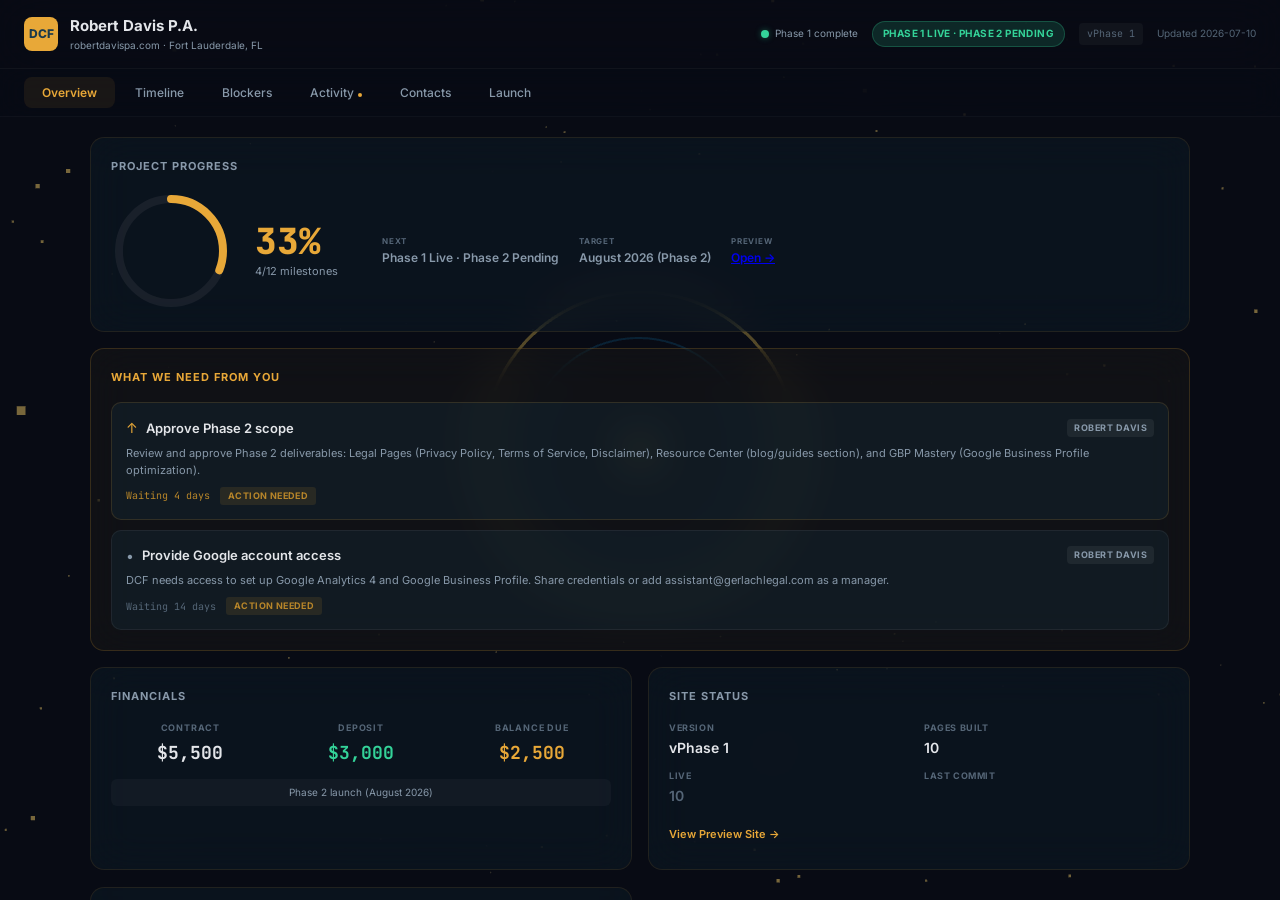
<file: dashboard/index.html>
<!doctype html>
<html lang="en">
  <head>
    <meta charset="UTF-8" />
    <meta name="viewport" content="width=device-width, initial-scale=1.0" />
    <title>Robert Davis P.A. — Project Dashboard | DCF</title>
    <link rel="preconnect" href="https://fonts.googleapis.com" />
    <link rel="preconnect" href="https://fonts.gstatic.com" crossorigin />
    <link href="https://fonts.googleapis.com/css2?family=Inter:wght@400;500;600;700;800&family=JetBrains+Mono:wght@500;700&display=swap" rel="stylesheet" />
    <script type="module" crossorigin src="./assets/index-CO9PIQh_.js"></script>
    <link rel="stylesheet" crossorigin href="./assets/index-6f9zoQ4h.css">
  </head>
  <body>
    <div id="root"></div>
  </body>
</html>
</file>
<file: dashboard/assets/index-6f9zoQ4h.css>
:root{--navy:#1b3a4b;--navy-light:#2a5a7a;--navy-glow:#3a7aaa;--gold:#e8a838;--gold-glow:#f0c060;--gold-dim:#b8862a;--bg:#080b14;--bg-card:#1b3a4b2e;--glass:#1b3a4b47;--glass-border:#e8a8381a;--glass-border-hover:#e8a83847;--text:#e4e6ea;--text-dim:#89a;--text-muted:#567;--red:#f87171;--red-glow:#fca5a5;--green:#34d399;--green-glow:#6ee7b7;--radius:14px;--radius-sm:10px;--font:"Inter", -apple-system, BlinkMacSystemFont, "Segoe UI", sans-serif;--font-mono:"JetBrains Mono", "Fira Code", monospace}*{box-sizing:border-box;margin:0;padding:0}body{font-family:var(--font);background:var(--bg);color:var(--text);font-size:13px;line-height:1.55;overflow-x:hidden}.app-shell{width:100vw;height:100vh;position:relative;overflow:hidden}.scene-canvas{z-index:0;inset:0;position:fixed!important}.hud-overlay{z-index:10;pointer-events:none;flex-direction:column;width:100%;height:100vh;display:flex;position:relative}.hud-overlay>*{pointer-events:auto}.topbar{-webkit-backdrop-filter:blur(24px);backdrop-filter:blur(24px);background:#080b14bf;border-bottom:1px solid #ffffff0a;justify-content:space-between;align-items:center;padding:14px 24px;display:flex}.topbar-left{align-items:center;gap:12px;display:flex}.dcf-mark{background:var(--gold);width:34px;height:34px;color:var(--navy);border-radius:8px;flex-shrink:0;justify-content:center;align-items:center;font-size:12px;font-weight:800;display:flex}.topbar-left h1{color:var(--text);font-size:15px;font-weight:700}.topbar-sub{color:var(--text-dim);margin-top:1px;font-size:10px;display:block}.topbar-right{align-items:center;gap:14px;display:flex}.status-badge{text-transform:uppercase;letter-spacing:.4px;border-radius:20px;padding:4px 10px;font-size:10px;font-weight:700}.badge-red{color:var(--red);background:#f8717126;border:1px solid #f8717140}.badge-green{color:var(--green);background:#34d39926;border:1px solid #34d39940}.badge-gold{color:var(--gold);background:#e8a83826;border:1px solid #e8a83840}.badge-muted{color:var(--text-dim);background:#8899aa1a;border:1px solid #8899aa26}.topbar-version{font-family:var(--font-mono);color:var(--text-muted);background:#ffffff0a;border-radius:4px;padding:3px 8px;font-size:10px}.topbar-updated{color:var(--text-muted);font-size:10px}.tabbar{-webkit-backdrop-filter:blur(16px);backdrop-filter:blur(16px);background:#080b1499;border-bottom:1px solid #ffffff08;gap:2px;padding:8px 24px;display:flex}.tab{color:var(--text-dim);font-family:var(--font);cursor:pointer;background:0 0;border:none;border-radius:8px;padding:8px 18px;font-size:12px;font-weight:500;transition:all .2s}.tab:hover{color:var(--text);background:#ffffff0a}.tab.active{color:var(--gold);background:#e8a83814;font-weight:600}.main-content{flex:1;padding:20px 24px 32px;overflow-y:auto}.tab-content{max-width:1100px;margin:0 auto}.glass-card{background:var(--bg-card);-webkit-backdrop-filter:blur(20px);backdrop-filter:blur(20px);border:1px solid var(--glass-border);border-radius:var(--radius);padding:20px;transition:border-color .3s}.card-title{text-transform:uppercase;letter-spacing:1px;color:var(--text-dim);align-items:center;gap:8px;margin-bottom:16px;font-size:11px;font-weight:700;display:flex}.card-title-alert{color:var(--red)}.card-title-green{color:var(--green)}.card-count{color:var(--red);background:#f871711f;border-radius:10px;padding:2px 7px;font-size:10px;font-weight:700}.overview-grid{grid-template-columns:1fr 1fr;gap:16px;display:grid}.span-2{grid-column:span 2}@media (width<=800px){.overview-grid{grid-template-columns:1fr}.span-2{grid-column:span 1}}.progress-ring-container{align-items:center;gap:24px;display:flex}.progress-ring{flex-shrink:0;width:120px;height:120px}.progress-ring-text{flex-direction:column;display:flex}.progress-number{color:var(--gold);font-size:36px;font-weight:800;font-family:var(--font-mono);line-height:1}.progress-label{color:var(--text-dim);margin-top:4px;font-size:11px}.financials-grid{gap:12px;display:flex}.fin-item{text-align:center;flex:1}.fin-label{text-transform:uppercase;letter-spacing:.8px;color:var(--text-muted);margin-bottom:4px;font-size:9px;font-weight:700;display:block}.fin-value{font-size:18px;font-weight:700;font-family:var(--font-mono)}.fin-green{color:var(--green)}.fin-gold{color:var(--gold)}.fin-trigger{color:var(--text-dim);text-align:center;background:#ffffff08;border-radius:6px;margin-top:12px;padding:6px 10px;font-size:10px}.snapshot-grid{grid-template-columns:1fr 1fr;gap:10px;margin-bottom:14px;display:grid}.snap-item{flex-direction:column;display:flex}.snap-label{text-transform:uppercase;letter-spacing:.6px;color:var(--text-muted);margin-bottom:2px;font-size:9px;font-weight:700}.snap-value{font-size:14px;font-weight:600}.snap-muted{color:var(--text-muted)}.snap-mono{font-family:var(--font-mono);font-size:11px}.glass-link{color:var(--gold);padding:6px 0;font-size:11px;font-weight:600;text-decoration:none;transition:color .2s;display:inline-block}.glass-link:hover{color:var(--gold-glow)}.blocker-mini-list{list-style:none}.blocker-mini{border-bottom:1px solid #ffffff08;padding:7px 0;font-size:12px}.blocker-mini:last-child{border-bottom:none}.blocker-mini-what{font-weight:600}.blocker-mini-who{color:var(--text-dim);font-size:11px}.action-card{background:#ffffff05;border:1px solid #ffffff0a;border-radius:8px;gap:10px;margin-bottom:8px;padding:10px 12px;display:flex}.action-card.ready{border-color:#34d39926}.action-card strong{margin-bottom:3px;font-size:12px;display:block}.action-card p{color:var(--text-dim);font-size:11px}.action-dot{background:var(--green);border-radius:50%;flex-shrink:0;width:8px;height:8px;margin-top:4px}.timeline-track{flex-direction:column;gap:0;display:flex}.tl-node{align-items:flex-start;gap:12px;display:flex;position:relative}.tl-dot{z-index:2;border-radius:50%;flex-shrink:0;justify-content:center;align-items:center;width:24px;height:24px;font-size:11px;font-weight:700;display:flex;position:relative}.tl-node.done .tl-dot{background:var(--green);color:#000}.tl-node.pending .tl-dot{background:#ffffff0f;border:1px solid #ffffff14}.tl-pulse{background:var(--text-muted);border-radius:50%;width:6px;height:6px;display:block}.tl-line{z-index:1;width:2px;position:absolute;top:24px;bottom:-8px;left:11px}.tl-connector{background:#ffffff0a;width:100%;height:100%;display:block}.tl-connector.done{background:#34d39940}.tl-card{flex:1;padding:4px 0 16px}.tl-label{margin-bottom:2px;font-size:13px;font-weight:600;display:block}.tl-date{color:var(--text-muted);font-size:10px;font-family:var(--font-mono)}.tl-owner{border-radius:4px;margin-left:8px;padding:2px 7px;font-size:9px;font-weight:700}.tl-owner-dcf{color:var(--gold);background:#e8a8381f}.tl-owner-angela{color:var(--text-dim);background:#8899aa1a}.tl-owner-yuly{color:#93c5fd;background:#60a5fa1a}.blockers-layout{grid-template-columns:1fr 1fr;gap:16px;display:grid}@media (width<=800px){.blockers-layout{grid-template-columns:1fr}}.blocker-card{background:#f871710a;border:1px solid #f871711a;border-radius:10px;margin-bottom:10px;padding:12px}.blocker-card:last-child{margin-bottom:0}.blocker-header{align-items:center;gap:8px;margin-bottom:8px;display:flex}.blocker-icon{font-size:14px}.blocker-what{font-size:13px;font-weight:600}.blocker-meta{color:var(--text-dim);flex-wrap:wrap;gap:12px;margin-bottom:8px;font-size:10px;display:flex}.blocker-who{color:var(--text);font-weight:600}.blocker-contact{font-family:var(--font-mono)}.blocker-since{color:var(--text-muted)}.blocker-impact{color:var(--text-dim);font-size:11px;line-height:1.5}.queue-list{list-style:none}.queue-item{border-bottom:1px solid #ffffff08;align-items:center;gap:10px;padding:7px 0;display:flex}.queue-item:last-child{border-bottom:none}.queue-num{background:#ffffff0d;border-radius:50%;flex-shrink:0;justify-content:center;align-items:center;width:20px;height:20px;font-size:9px;font-weight:700;display:flex}.queue-task{flex:1;font-size:12px}.queue-status{flex-shrink:0;font-size:12px}.contacts-grid{grid-template-columns:1fr 1fr;gap:16px;display:grid}@media (width<=800px){.contacts-grid{grid-template-columns:1fr}}.contact-header{align-items:center;gap:12px;margin-bottom:14px;display:flex}.contact-avatar{background:linear-gradient(135deg, var(--navy-light), var(--navy));width:40px;height:40px;color:var(--gold);border-radius:50%;flex-shrink:0;justify-content:center;align-items:center;font-size:13px;font-weight:700;display:flex}.contact-name{font-size:14px;font-weight:700}.contact-role{color:var(--gold-dim);font-size:10px}.contact-details{flex-direction:column;gap:6px;margin-bottom:12px;display:flex}.contact-field{gap:8px;font-size:11px;display:flex}.cf-label{color:var(--text-muted);text-transform:uppercase;letter-spacing:.5px;min-width:60px;font-size:9px;font-weight:700}.cf-value{color:var(--text-dim);font-family:var(--font-mono);font-size:11px}.contact-notes{color:var(--text-dim);border-top:1px solid #ffffff0a;padding-top:8px;font-size:11px;line-height:1.5}.playbook-intro{color:var(--text-dim);margin-bottom:16px;font-size:12px}.pb-step{border:1px solid #ffffff0a;border-radius:10px;margin-bottom:6px;overflow:hidden}.pb-step-head{cursor:pointer;align-items:center;gap:10px;padding:12px 14px;transition:background .2s;display:flex}.pb-step-head:hover{background:#ffffff05}.pb-step-title{flex:1;font-size:12px;font-weight:600}.pb-step-badge{background:var(--gold);color:var(--navy);letter-spacing:.4px;border-radius:3px;padding:2px 8px;font-size:9px;font-weight:700}.pb-chevron{color:var(--text-muted);text-align:center;width:16px;font-size:10px}.pb-step-body{color:var(--text-dim);padding:0 14px 14px 42px;font-size:12px;line-height:1.6;overflow:hidden}.loading-screen{height:100vh;color:var(--text-dim);flex-direction:column;justify-content:center;align-items:center;gap:16px;display:flex}.loading-pulse{border:2px solid var(--gold);border-top-color:#0000;border-radius:50%;width:40px;height:40px;animation:1s linear infinite spin}@keyframes spin{to{transform:rotate(360deg)}}.error-text{color:var(--red)}.health-indicator{color:var(--text-dim);align-items:center;gap:6px;font-size:10px;display:flex}.health-dot{border-radius:50%;flex-shrink:0;width:8px;height:8px}.dot-green{background:var(--green);box-shadow:0 0 6px #34d39966}.dot-yellow{background:var(--gold);box-shadow:0 0 6px #e8a83866}.dot-red{background:var(--red);box-shadow:0 0 6px #f8717166}.dot-muted{background:var(--text-muted)}.client-actions-card{background:#e8a8380a;border-color:#e8a8382e}.card-title-gold{color:var(--gold)}.client-actions-list{flex-direction:column;gap:10px;display:flex}.client-action-item{background:#1b3a4b40;border:1px solid #ffffff0f;border-radius:10px;padding:14px}.client-action-item.priority-critical{background:#f871710d;border-color:#f8717133}.client-action-item.priority-high{border-color:#e8a83826}.ca-header{align-items:center;gap:8px;margin-bottom:6px;display:flex}.ca-priority{flex-shrink:0;font-size:14px}.ca-priority-critical{color:var(--red)}.ca-priority-high{color:var(--gold)}.ca-priority-medium{color:var(--text-dim)}.ca-task{flex:1;font-size:13px;font-weight:600}.ca-who{text-transform:uppercase;letter-spacing:.5px;color:var(--text-dim);background:#ffffff0f;border-radius:4px;padding:2px 7px;font-size:9px;font-weight:700}.ca-instruction{color:var(--text-dim);margin-bottom:8px;font-size:11px;line-height:1.55}.ca-meta{align-items:center;gap:10px;display:flex}.ca-aging{font-size:10px;font-family:var(--font-mono)}.ca-aging-critical{color:var(--red)}.ca-aging-high{color:var(--gold-dim)}.ca-aging-medium{color:var(--text-muted)}.ca-status-badge{text-transform:uppercase;letter-spacing:.4px;color:var(--gold-dim);background:#e8a8381a;border-radius:3px;padding:2px 8px;font-size:9px;font-weight:700}.next-followup{color:var(--text-muted);text-align:center;font-size:10px;font-family:var(--font-mono);margin-top:12px}.progress-quick-stats{gap:20px;margin-left:20px;display:flex}.quick-stat{flex-direction:column;display:flex}.qs-label{text-transform:uppercase;letter-spacing:.8px;color:var(--text-muted);margin-bottom:2px;font-size:8px;font-weight:700}.qs-value{color:var(--text-dim);font-size:12px;font-weight:600}.qs-link{color:var(--gold)}.tl-card-top{flex-wrap:wrap;align-items:center;gap:8px;display:flex}.tl-aging{font-size:9px;font-family:var(--font-mono);color:var(--gold-dim);background:#e8a83814;border-radius:3px;padding:1px 6px}.tl-proof-link{color:var(--navy-light);margin-top:4px;font-size:10px;font-weight:500;text-decoration:none;transition:color .2s;display:inline-block}.tl-proof-link:hover{color:var(--gold)}.blocker-summary{color:var(--text-muted);text-transform:none;letter-spacing:0;margin-left:6px;font-size:10px;font-weight:400}.blocker-aging-badge{font-size:10px;font-weight:700;font-family:var(--font-mono);border-radius:4px;margin-left:auto;padding:2px 8px}.aging-critical{color:var(--red);background:#f871711f}.aging-high{color:var(--gold-dim);background:#e8a8381f}.aging-medium{color:var(--text-muted);background:#ffffff0a}.blocker-priority-dot{flex-shrink:0;font-size:14px}.blocker-priority-dot.priority-critical{color:var(--red)}.blocker-priority-dot.priority-high{color:var(--gold)}.blocker-priority-dot.priority-medium{color:var(--text-muted)}.blocker-card.priority-critical{border-color:#f8717133}.blocker-card.priority-high{border-color:#e8a83826}.activity-feed{flex-direction:column;display:flex}.activity-entry{gap:12px;padding-bottom:16px;display:flex;position:relative}.activity-entry:last-child{padding-bottom:0}.ae-icon{text-align:center;flex-shrink:0;width:28px;font-size:16px;line-height:1}.ae-dot-line{flex-shrink:0;width:10px;position:relative}.ae-dot{background:var(--gold-dim);border-radius:50%;width:7px;height:7px;margin-top:6px}.ae-line{background:#ffffff0f;width:1px;position:absolute;top:14px;bottom:0;left:3px}.ae-body{flex:1}.ae-header{justify-content:space-between;align-items:center;margin-bottom:3px;display:flex}.ae-label{font-size:13px;font-weight:600}.ae-date{color:var(--text-muted);font-size:10px;font-family:var(--font-mono)}.ae-detail{color:var(--text-dim);font-size:11px;line-height:1.55}.ae-proof-link{color:var(--navy-light);margin-top:4px;font-size:10px;font-weight:500;text-decoration:none;display:inline-block}.ae-proof-link:hover{color:var(--gold)}.tab-dot{background:var(--gold);border-radius:50%;width:4px;height:4px;margin-left:4px;display:inline-block}.main-content::-webkit-scrollbar{width:4px}.main-content::-webkit-scrollbar-track{background:0 0}.main-content::-webkit-scrollbar-thumb{background:#ffffff0f;border-radius:2px}
</file>
